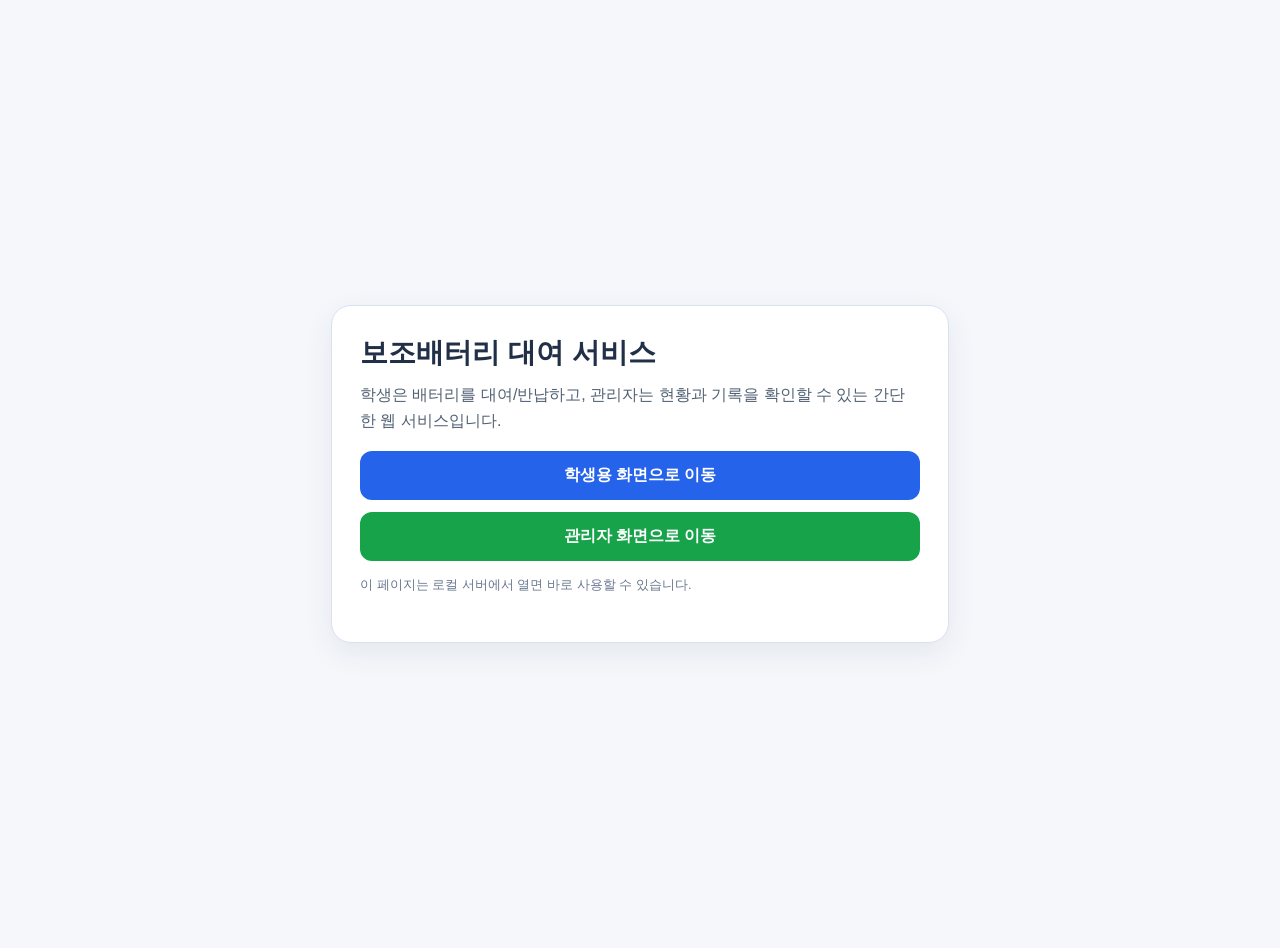
<file: index.html>
<!DOCTYPE html>
<html lang="ko">
  <head>
    <meta charset="UTF-8" />
    <meta name="viewport" content="width=device-width, initial-scale=1.0" />
    <title>보조배터리 대여 서비스</title>
    <style>
      :root {
        --bg: #f5f7fb;
        --card: #ffffff;
        --ink: #213047;
        --accent: #2563eb;
        --accent2: #16a34a;
        --border: #d7e2f1;
      }

      body {
        margin: 0;
        font-family: "Apple SD Gothic Neo", "Malgun Gothic", sans-serif;
        background: var(--bg);
        color: var(--ink);
        display: flex;
        justify-content: center;
        align-items: center;
        min-height: 100vh;
        padding: 24px;
      }

      .card {
        width: min(560px, 100%);
        background: var(--card);
        border: 1px solid var(--border);
        border-radius: 20px;
        padding: 28px;
        box-shadow: 0 10px 30px rgba(33, 48, 71, 0.08);
      }

      h1 {
        margin: 0 0 10px;
        font-size: 28px;
      }

      p {
        margin: 0 0 18px;
        color: #526173;
        line-height: 1.6;
      }

      .buttons {
        display: grid;
        gap: 12px;
      }

      .btn {
        display: block;
        text-decoration: none;
        text-align: center;
        padding: 14px 16px;
        border-radius: 12px;
        font-weight: 700;
        color: white;
      }

      .btn.student {
        background: var(--accent);
      }

      .btn.admin {
        background: var(--accent2);
      }

      .small {
        margin-top: 14px;
        font-size: 13px;
        color: #6b7890;
      }
    </style>
  </head>
  <body>
    <main class="card">
      <h1>보조배터리 대여 서비스</h1>
      <p>학생은 배터리를 대여/반납하고, 관리자는 현황과 기록을 확인할 수 있는 간단한 웹 서비스입니다.</p>
      <div class="buttons">
        <a class="btn student" href="./student.html">학생용 화면으로 이동</a>
        <a class="btn admin" href="./admin.html">관리자 화면으로 이동</a>
      </div>
      <p class="small">이 페이지는 로컬 서버에서 열면 바로 사용할 수 있습니다.</p>
    </main>
  </body>
</html>
</file>
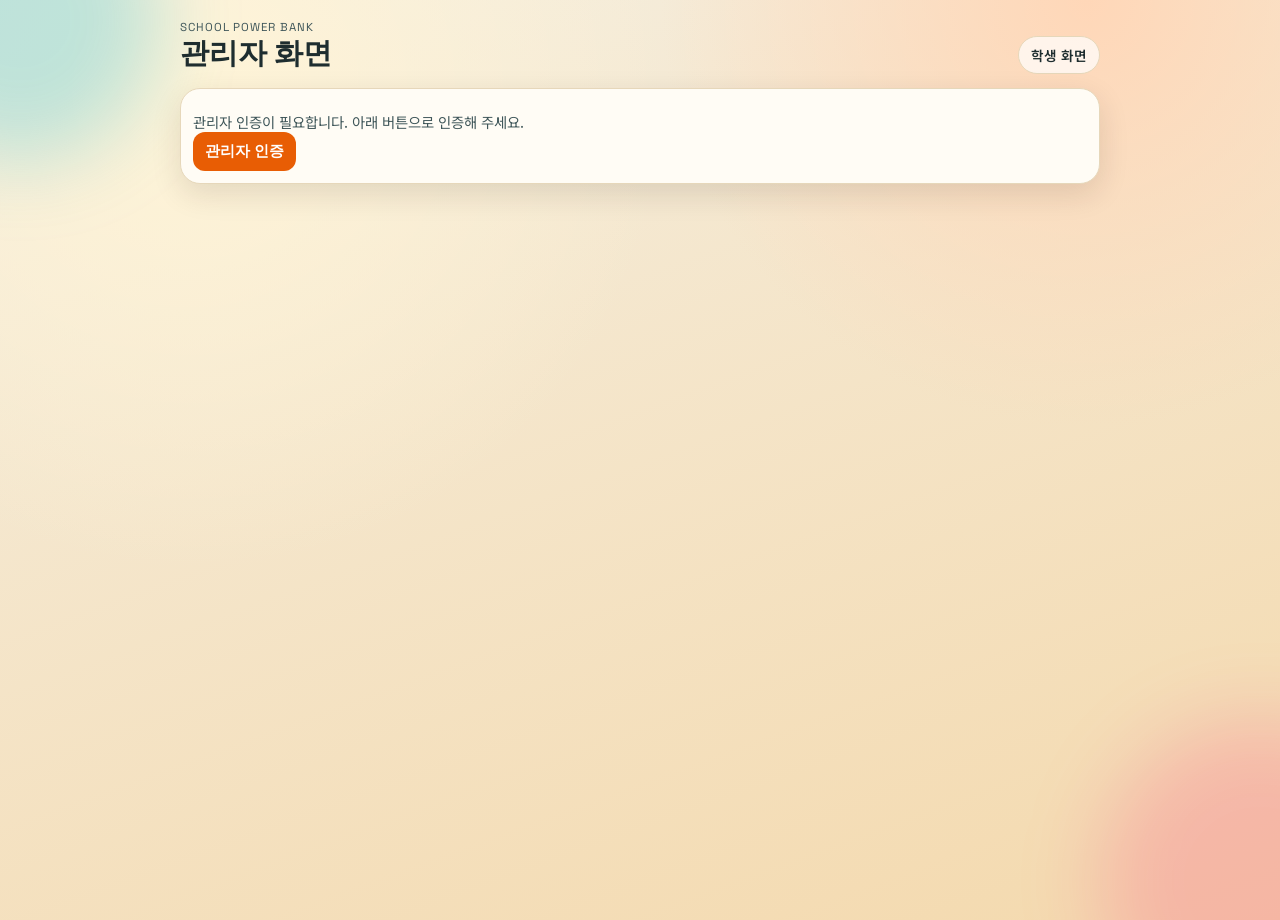
<file: admin.html>
<!doctype html>
<html lang="ko">
  <head>
    <meta charset="UTF-8" />
    <meta name="viewport" content="width=device-width, initial-scale=1.0" />
    <title>관리자 보조배터리 대여</title>
    <link rel="preconnect" href="https://fonts.googleapis.com" />
    <link rel="preconnect" href="https://fonts.gstatic.com" crossorigin />
    <link
      href="https://fonts.googleapis.com/css2?family=Space+Grotesk:wght@500;700&family=Noto+Sans+KR:wght@400;500;700&display=swap"
      rel="stylesheet"
    />
    <link rel="stylesheet" href="./styles.css" />
  </head>
  <body data-page="admin">
    <div class="bg-orb orb-a"></div>
    <div class="bg-orb orb-b"></div>

    <main class="app-shell">
      <header class="topbar">
        <div>
          <p class="eyebrow">School Power Bank</p>
          <h1>관리자 화면</h1>
        </div>
        <a class="link-chip" href="./student.html">학생 화면</a>
      </header>

      <section class="panel compact">
        <p id="admin-auth-notice" class="message">관리자 인증이 필요합니다. 아래 버튼으로 인증해 주세요.</p>
        <button id="admin-auth-open" class="btn" type="button">관리자 인증</button>
        <div data-admin-only class="hidden">
          <h2>스테이션 통계</h2>
          <div class="stat-grid" id="admin-stats"></div>
        </div>
      </section>

      <section class="panel compact" data-admin-only>
        <h2>배터리 관리</h2>
        <div class="battery-manage-controls">
          <input id="battery-add-count" type="number" min="1" max="20" value="1" />
          <button id="admin-add-battery" class="btn" type="button">배터리 추가</button>
        </div>
        <label class="checkbox-row top-gap">
          <input id="show-all-battery-history" type="checkbox" />
          전체 기록 보기
        </label>
        <div id="battery-list" class="battery-list"></div>
      </section>

      <section class="panel compact" data-admin-only>
        <h2>관리자 비밀번호 변경</h2>
        <input id="admin-password-change-input" type="password" placeholder="새 비밀번호 입력" />
        <div class="button-row compact">
          <button id="admin-password-save" class="btn" type="button">비밀번호 변경</button>
        </div>
        <p id="admin-password-message" class="message" role="status"></p>
      </section>

      <section class="panel compact" data-admin-only>
        <h2>최근 기록</h2>
        <p class="message">7일이 지난 기록은 보관 기록으로 이동하고, 90일이 지나면 자동 삭제됩니다.</p>
        <div class="button-row compact">
          <button id="toggle-recent-logs" class="btn btn-ghost" type="button">전체 기록 보기</button>
        </div>
        <ul id="admin-logs" class="history-list"></ul>
      </section>

      <section class="panel compact" data-admin-only>
        <h2>보관 기록</h2>
        <ul id="archived-logs" class="history-list hidden"></ul>
      </section>

      <section id="admin-auth-modal" class="auth-overlay hidden" aria-live="polite" aria-modal="true" role="dialog">
        <article class="auth-card">
          <h2>관리자 인증</h2>
          <p>관리자 화면 접근을 위해 비밀번호를 입력하세요.</p>
          <label>
            비밀번호
            <input id="admin-password-input" type="password" inputmode="numeric" placeholder="0000" />
          </label>
          <p id="admin-auth-message" class="message" role="status"></p>
          <div class="button-row">
            <button id="admin-auth-confirm" class="btn" type="button">확인</button>
            <button id="admin-auth-cancel" class="btn btn-ghost" type="button">취소</button>
          </div>
        </article>
      </section>
    </main>

    <script src="./app.js"></script>
  </body>
</html>
</file>
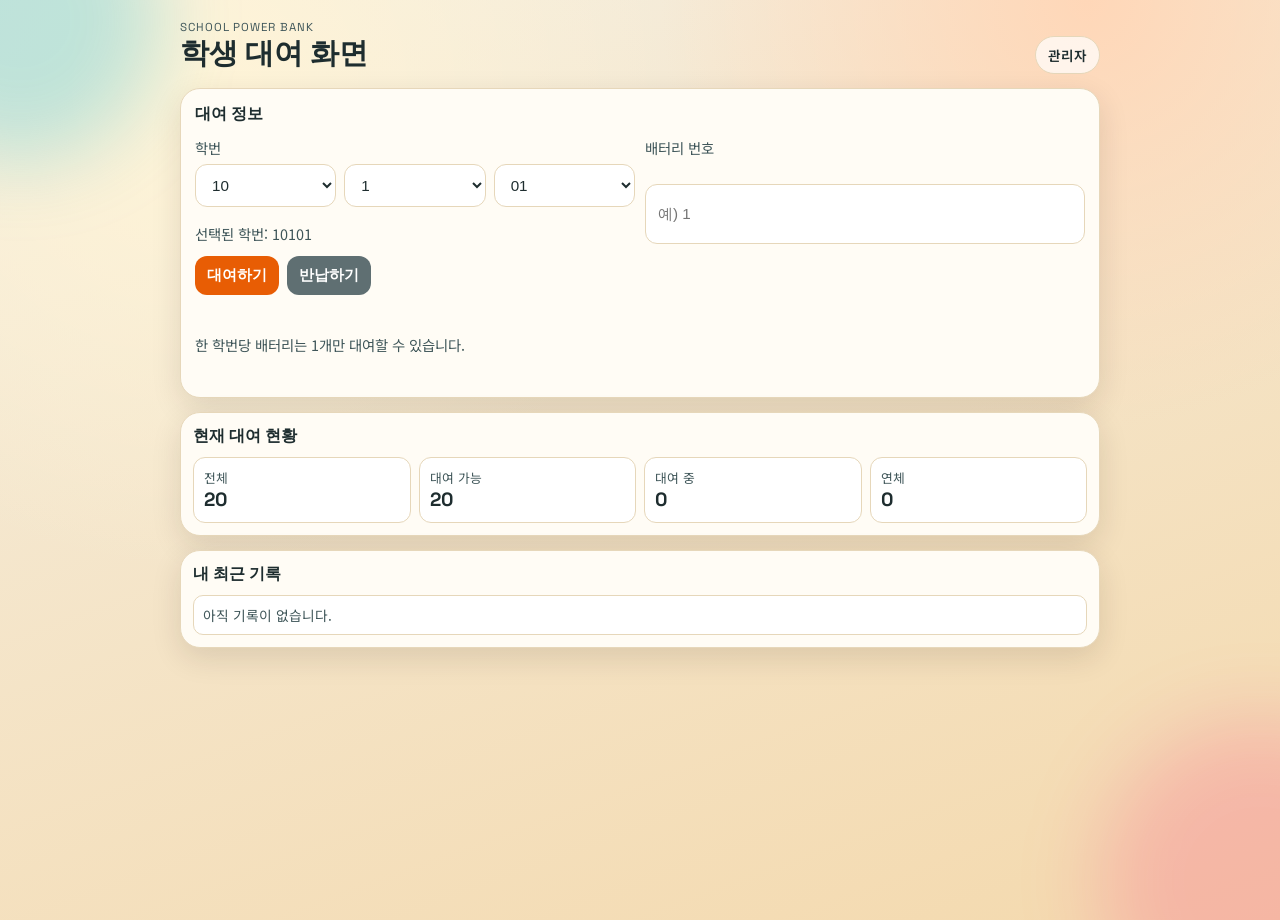
<file: student.html>
<!doctype html>
<html lang="ko">
  <head>
    <meta charset="UTF-8" />
    <meta name="viewport" content="width=device-width, initial-scale=1.0" />
    <title>학생용 보조배터리 대여</title>
    <link rel="preconnect" href="https://fonts.googleapis.com" />
    <link rel="preconnect" href="https://fonts.gstatic.com" crossorigin />
    <link
      href="https://fonts.googleapis.com/css2?family=Space+Grotesk:wght@500;700&family=Noto+Sans+KR:wght@400;500;700&display=swap"
      rel="stylesheet"
    />
    <link rel="stylesheet" href="./styles.css" />
  </head>
  <body data-page="student">
    <div class="bg-orb orb-a"></div>
    <div class="bg-orb orb-b"></div>

    <main class="app-shell">
      <header class="topbar">
        <div>
          <p class="eyebrow">School Power Bank</p>
          <h1>학생 대여 화면</h1>
        </div>
        <a class="link-chip" id="admin-link" href="./admin.html">관리자</a>
      </header>

      <section class="panel">
        <h2>대여 정보</h2>
        <div class="form-grid">
          <label>
            학번
            <div class="student-id-selects">
              <select id="student-id-prefix">
                <option value="10">10</option>
                <option value="20">20</option>
                <option value="30">30</option>
              </select>
              <select id="student-id-group">
                <option value="1">1</option>
                <option value="2">2</option>
                <option value="3">3</option>
                <option value="4">4</option>
                <option value="5">5</option>
                <option value="6">6</option>
                <option value="7">7</option>
                <option value="8">8</option>
              </select>
              <select id="student-id-tail">
                <option value="01">01</option>
                <option value="02">02</option>
                <option value="03">03</option>
                <option value="04">04</option>
                <option value="05">05</option>
                <option value="06">06</option>
                <option value="07">07</option>
                <option value="08">08</option>
                <option value="09">09</option>
                <option value="10">10</option>
                <option value="11">11</option>
                <option value="12">12</option>
                <option value="13">13</option>
                <option value="14">14</option>
                <option value="15">15</option>
                <option value="16">16</option>
                <option value="17">17</option>
                <option value="18">18</option>
                <option value="19">19</option>
                <option value="20">20</option>
                <option value="21">21</option>
                <option value="22">22</option>
                <option value="23">23</option>
                <option value="24">24</option>
                <option value="25">25</option>
                <option value="26">26</option>
                <option value="27">27</option>
                <option value="28">28</option>
                <option value="29">29</option>
                <option value="30">30</option>
              </select>
            </div>
            <p id="student-id-preview" class="message"></p>
          </label>
          <label>
            배터리 번호
            <input id="battery-code-input" type="text" inputmode="numeric" placeholder="예) 1" />
          </label>
        </div>

        <div class="button-row">
          <button id="borrow-btn" class="btn" type="button">대여하기</button>
          <button id="return-btn" class="btn btn-muted" type="button">반납하기</button>
        </div>

        <p id="borrow-due-info" class="message" role="status"></p>
        <p class="message" role="status">한 학번당 배터리는 1개만 대여할 수 있습니다.</p>
        <p id="student-message" class="message" role="status"></p>
      </section>

      <section class="panel compact">
        <h2>현재 대여 현황</h2>
        <div class="stat-grid" id="student-stats"></div>
      </section>

      <section class="panel compact">
        <h2>내 최근 기록</h2>
        <ul id="student-history" class="history-list"></ul>
      </section>

      <section id="admin-auth-modal" class="auth-overlay hidden" aria-live="polite" aria-modal="true" role="dialog">
        <article class="auth-card">
          <h2>관리자 인증</h2>
          <p>관리자 화면으로 이동하려면 비밀번호를 입력하세요.</p>
          <label>
            비밀번호
            <input id="admin-password-input" type="password" inputmode="numeric" placeholder="0000" />
          </label>
          <p id="admin-auth-message" class="message" role="status"></p>
          <div class="button-row">
            <button id="admin-auth-confirm" class="btn" type="button">확인</button>
            <button id="admin-auth-cancel" class="btn btn-ghost" type="button">취소</button>
          </div>
        </article>
      </section>
    </main>

    <script src="./app.js"></script>
  </body>
</html>
</file>
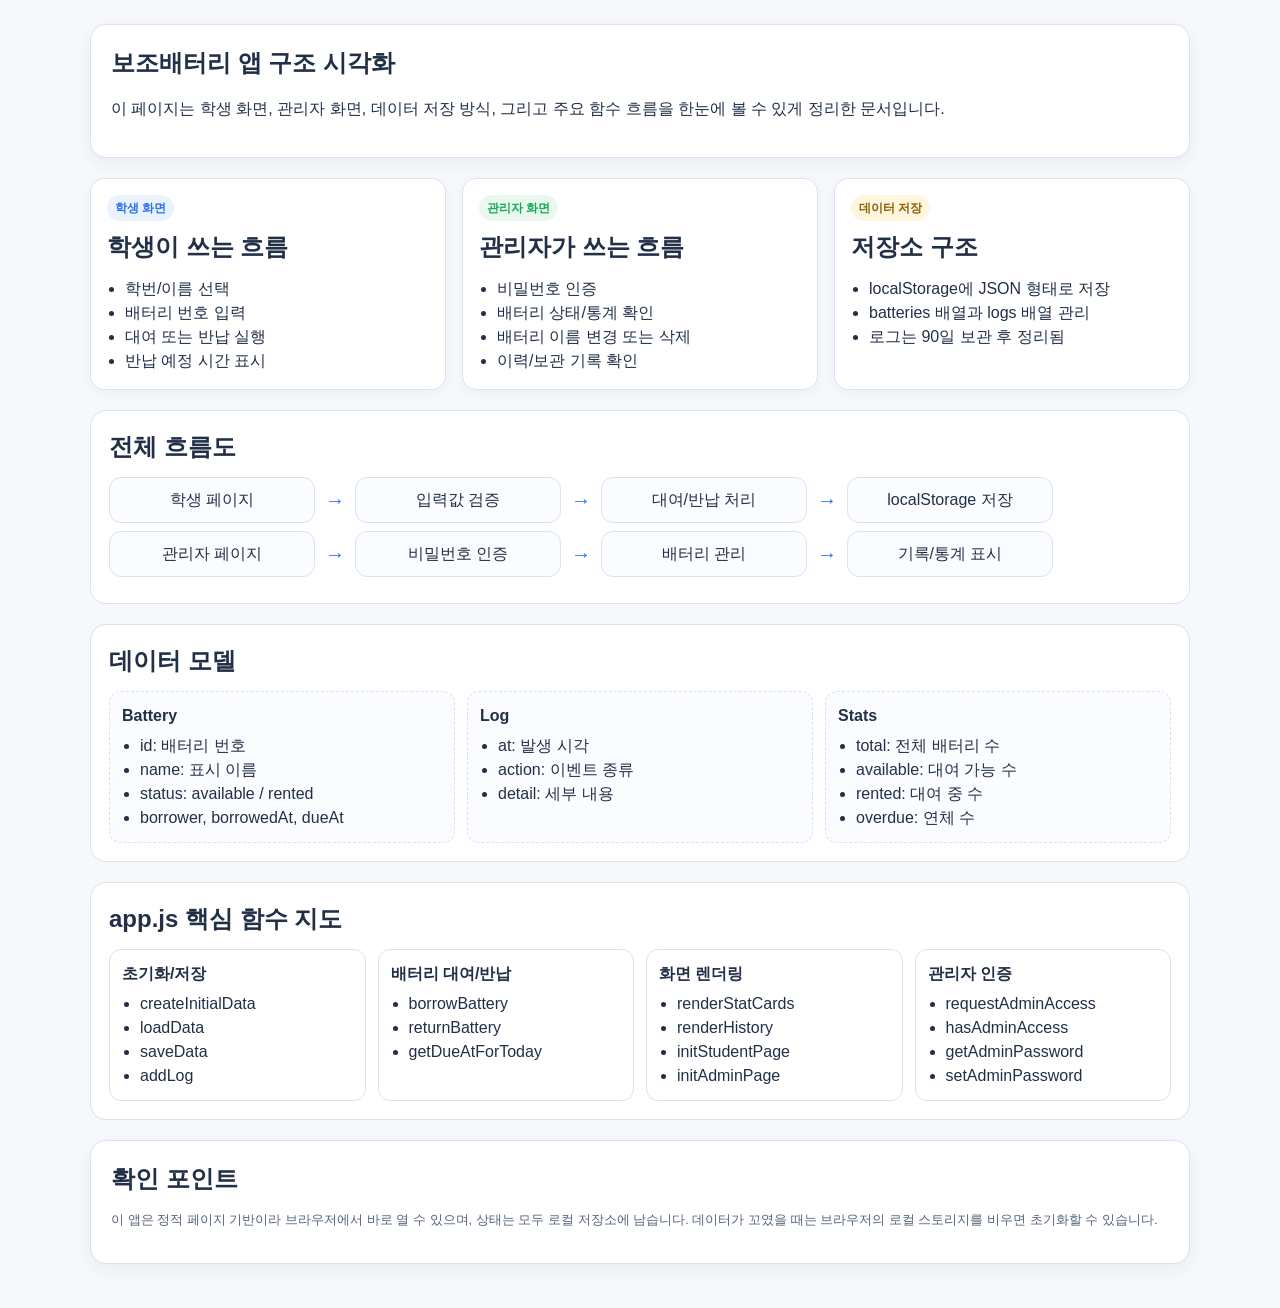
<file: visualization.html>
<!DOCTYPE html>
<html lang="ko">
  <head>
    <meta charset="UTF-8" />
    <meta name="viewport" content="width=device-width, initial-scale=1.0" />
    <title>보조배터리 앱 시각화</title>
    <style>
      :root {
        --bg: #f6f8fc;
        --card: #ffffff;
        --border: #d9e2f0;
        --ink: #213047;
        --accent: #2f6fed;
        --accent2: #18a957;
        --warn: #f59e0b;
        --danger: #e05252;
      }

      body {
        margin: 0;
        font-family: "Apple SD Gothic Neo", "Malgun Gothic", sans-serif;
        background: var(--bg);
        color: var(--ink);
        line-height: 1.5;
      }

      .page {
        max-width: 1100px;
        margin: 0 auto;
        padding: 24px;
      }

      h1, h2 {
        margin: 0 0 12px;
      }

      .intro {
        background: var(--card);
        border: 1px solid var(--border);
        border-radius: 16px;
        padding: 20px;
        margin-bottom: 20px;
        box-shadow: 0 6px 18px rgba(33, 48, 71, 0.06);
      }

      .grid {
        display: grid;
        grid-template-columns: repeat(auto-fit, minmax(260px, 1fr));
        gap: 16px;
        margin-bottom: 20px;
      }

      .card {
        background: var(--card);
        border: 1px solid var(--border);
        border-radius: 14px;
        padding: 16px;
        box-shadow: 0 4px 12px rgba(33, 48, 71, 0.04);
      }

      .badge {
        display: inline-block;
        padding: 4px 8px;
        border-radius: 999px;
        font-size: 12px;
        margin-bottom: 8px;
        font-weight: 700;
      }

      .badge.student { background: #eaf4ff; color: var(--accent); }
      .badge.admin { background: #eaf9f0; color: var(--accent2); }
      .badge.data { background: #fff6dd; color: #8b5e00; }

      .flow {
        background: var(--card);
        border: 1px solid var(--border);
        border-radius: 16px;
        padding: 18px;
        margin-bottom: 20px;
      }

      .node-row {
        display: flex;
        flex-wrap: wrap;
        align-items: center;
        gap: 10px;
        margin: 8px 0;
      }

      .node {
        border: 1px solid var(--border);
        border-radius: 12px;
        padding: 10px 12px;
        background: #fbfcff;
        min-width: 180px;
        text-align: center;
      }

      .arrow {
        color: var(--accent);
        font-size: 20px;
        font-weight: bold;
      }

      .data-model {
        display: grid;
        grid-template-columns: repeat(auto-fit, minmax(220px, 1fr));
        gap: 12px;
      }

      .data-box {
        background: #fbfcff;
        border: 1px dashed var(--border);
        border-radius: 12px;
        padding: 12px;
      }

      ul {
        margin: 6px 0 0 18px;
        padding: 0;
      }

      .small {
        font-size: 13px;
        color: #56657a;
      }

      .function-list {
        display: grid;
        grid-template-columns: repeat(auto-fit, minmax(220px, 1fr));
        gap: 12px;
      }

      .function-item {
        background: var(--card);
        border: 1px solid var(--border);
        border-radius: 12px;
        padding: 12px;
      }
    </style>
  </head>
  <body>
    <main class="page">
      <section class="intro">
        <h1>보조배터리 앱 구조 시각화</h1>
        <p>이 페이지는 학생 화면, 관리자 화면, 데이터 저장 방식, 그리고 주요 함수 흐름을 한눈에 볼 수 있게 정리한 문서입니다.</p>
      </section>

      <section class="grid">
        <article class="card">
          <span class="badge student">학생 화면</span>
          <h2>학생이 쓰는 흐름</h2>
          <ul>
            <li>학번/이름 선택</li>
            <li>배터리 번호 입력</li>
            <li>대여 또는 반납 실행</li>
            <li>반납 예정 시간 표시</li>
          </ul>
        </article>

        <article class="card">
          <span class="badge admin">관리자 화면</span>
          <h2>관리자가 쓰는 흐름</h2>
          <ul>
            <li>비밀번호 인증</li>
            <li>배터리 상태/통계 확인</li>
            <li>배터리 이름 변경 또는 삭제</li>
            <li>이력/보관 기록 확인</li>
          </ul>
        </article>

        <article class="card">
          <span class="badge data">데이터 저장</span>
          <h2>저장소 구조</h2>
          <ul>
            <li>localStorage에 JSON 형태로 저장</li>
            <li>batteries 배열과 logs 배열 관리</li>
            <li>로그는 90일 보관 후 정리됨</li>
          </ul>
        </article>
      </section>

      <section class="flow">
        <h2>전체 흐름도</h2>
        <div class="node-row">
          <div class="node">학생 페이지</div>
          <div class="arrow">→</div>
          <div class="node">입력값 검증</div>
          <div class="arrow">→</div>
          <div class="node">대여/반납 처리</div>
          <div class="arrow">→</div>
          <div class="node">localStorage 저장</div>
        </div>
        <div class="node-row">
          <div class="node">관리자 페이지</div>
          <div class="arrow">→</div>
          <div class="node">비밀번호 인증</div>
          <div class="arrow">→</div>
          <div class="node">배터리 관리</div>
          <div class="arrow">→</div>
          <div class="node">기록/통계 표시</div>
        </div>
      </section>

      <section class="flow">
        <h2>데이터 모델</h2>
        <div class="data-model">
          <div class="data-box">
            <strong>Battery</strong>
            <ul>
              <li>id: 배터리 번호</li>
              <li>name: 표시 이름</li>
              <li>status: available / rented</li>
              <li>borrower, borrowedAt, dueAt</li>
            </ul>
          </div>
          <div class="data-box">
            <strong>Log</strong>
            <ul>
              <li>at: 발생 시각</li>
              <li>action: 이벤트 종류</li>
              <li>detail: 세부 내용</li>
            </ul>
          </div>
          <div class="data-box">
            <strong>Stats</strong>
            <ul>
              <li>total: 전체 배터리 수</li>
              <li>available: 대여 가능 수</li>
              <li>rented: 대여 중 수</li>
              <li>overdue: 연체 수</li>
            </ul>
          </div>
        </div>
      </section>

      <section class="flow">
        <h2>app.js 핵심 함수 지도</h2>
        <div class="function-list">
          <div class="function-item">
            <strong>초기화/저장</strong>
            <ul>
              <li>createInitialData</li>
              <li>loadData</li>
              <li>saveData</li>
              <li>addLog</li>
            </ul>
          </div>
          <div class="function-item">
            <strong>배터리 대여/반납</strong>
            <ul>
              <li>borrowBattery</li>
              <li>returnBattery</li>
              <li>getDueAtForToday</li>
            </ul>
          </div>
          <div class="function-item">
            <strong>화면 렌더링</strong>
            <ul>
              <li>renderStatCards</li>
              <li>renderHistory</li>
              <li>initStudentPage</li>
              <li>initAdminPage</li>
            </ul>
          </div>
          <div class="function-item">
            <strong>관리자 인증</strong>
            <ul>
              <li>requestAdminAccess</li>
              <li>hasAdminAccess</li>
              <li>getAdminPassword</li>
              <li>setAdminPassword</li>
            </ul>
          </div>
        </div>
      </section>

      <section class="intro">
        <h2>확인 포인트</h2>
        <p class="small">이 앱은 정적 페이지 기반이라 브라우저에서 바로 열 수 있으며, 상태는 모두 로컬 저장소에 남습니다. 데이터가 꼬였을 때는 브라우저의 로컬 스토리지를 비우면 초기화할 수 있습니다.</p>
      </section>
    </main>
  </body>
</html>
</file>
<file: styles.css>
:root {
  --bg-1: #f5efe1;
  --bg-2: #f4d9ad;
  --ink: #1e2d2f;
  --ink-soft: #3f5659;
  --card: #fffcf5;
  --line: #e6d7ba;
  --primary: #e85d04;
  --primary-ink: #ffffff;
  --accent: #0f9ec6;
  --ok: #2a9d8f;
  --warn: #b5179e;
  --danger: #b00020;
  --shadow: 0 10px 30px rgba(38, 28, 14, 0.12);
}

* {
  box-sizing: border-box;
}

body {
  margin: 0;
  min-height: 100vh;
  font-family: "Noto Sans KR", sans-serif;
  color: var(--ink);
  background: radial-gradient(circle at 15% 10%, #fff4d7 0%, transparent 35%),
    radial-gradient(circle at 85% 0%, #ffd7b8 0%, transparent 30%),
    linear-gradient(160deg, var(--bg-1), var(--bg-2));
  overflow-x: hidden;
}

.bg-orb {
  position: fixed;
  border-radius: 999px;
  filter: blur(40px);
  z-index: 0;
  pointer-events: none;
}

.orb-a {
  width: 280px;
  height: 280px;
  background: rgba(0, 180, 216, 0.24);
  top: -120px;
  left: -120px;
}

.orb-b {
  width: 320px;
  height: 320px;
  background: rgba(255, 0, 110, 0.16);
  right: -140px;
  bottom: -140px;
}

.app-shell {
  position: relative;
  z-index: 1;
  width: min(920px, 100% - 20px);
  margin: 14px auto 24px;
  display: grid;
  gap: 12px;
}

.topbar {
  display: flex;
  justify-content: space-between;
  align-items: end;
  gap: 10px;
}

.eyebrow {
  margin: 0;
  font-family: "Space Grotesk", sans-serif;
  text-transform: uppercase;
  letter-spacing: 0.08em;
  font-size: 0.72rem;
  color: var(--ink-soft);
}

h1,
h2 {
  margin: 0;
  font-family: "Space Grotesk", sans-serif;
}

h1 {
  font-size: 1.4rem;
}

h2 {
  font-size: 1rem;
}

.link-chip {
  border: 1px solid var(--line);
  background: rgba(255, 255, 255, 0.7);
  color: var(--ink);
  text-decoration: none;
  border-radius: 999px;
  padding: 8px 12px;
  font-size: 0.85rem;
  font-weight: 600;
}

.panel {
  background: var(--card);
  border: 1px solid var(--line);
  border-radius: 20px;
  padding: 14px;
  box-shadow: var(--shadow);
  animation: slide-up 500ms ease both;
}

.panel.compact {
  padding: 12px;
}

.form-grid {
  display: grid;
  gap: 10px;
  margin-top: 12px;
}

label {
  display: grid;
  gap: 6px;
  color: var(--ink-soft);
  font-size: 0.9rem;
}

input,
select {
  width: 100%;
  border-radius: 12px;
  border: 1px solid var(--line);
  background: #fff;
  color: var(--ink);
  font-size: 0.95rem;
  padding: 11px 12px;
  outline: none;
}

input:focus,
select:focus {
  border-color: var(--primary);
  box-shadow: 0 0 0 3px rgba(232, 93, 4, 0.15);
}

.button-row {
  margin-top: 12px;
  display: flex;
  flex-wrap: wrap;
  gap: 8px;
}

.button-row.compact {
  margin-top: 8px;
}

.button-row .btn {
  flex: 0 0 auto;
}

.btn {
  border: none;
  border-radius: 12px;
  background: var(--primary);
  color: var(--primary-ink);
  font-weight: 700;
  font-size: 0.92rem;
  padding: 10px 12px;
}

.btn-secondary {
  background: #0f9ec6;
}

.btn-muted {
  background: #5f6f72;
}

.btn:disabled,
.btn.is-disabled {
  cursor: not-allowed;
  opacity: 0.7;
  filter: grayscale(0.15);
}

.btn-danger {
  background: var(--danger);
}

.btn-ghost {
  background: transparent;
  color: var(--ink);
  border: 1px solid var(--line);
}

.message {
  margin: 10px 0 0;
  min-height: 1.3em;
  color: var(--ink-soft);
  font-size: 0.9rem;
}

.hidden {
  display: none;
}

.student-id-selects {
  display: grid;
  gap: 8px;
  grid-template-columns: repeat(3, minmax(0, 1fr));
}

.checkbox-row {
  display: inline-flex;
  align-items: center;
  gap: 6px;
  font-size: 0.86rem;
  color: var(--ink-soft);
}

.checkbox-row.top-gap {
  margin-top: 10px;
}

.battery-manage-controls {
  display: flex;
  gap: 8px;
  align-items: center;
  margin-top: 10px;
}

.battery-manage-controls input {
  max-width: 110px;
}

#toggle-archive-logs {
  margin-top: 8px;
}

.stat-grid {
  margin-top: 10px;
  display: grid;
  grid-template-columns: repeat(2, minmax(0, 1fr));
  gap: 8px;
}

.stat-card {
  border: 1px solid var(--line);
  border-radius: 12px;
  padding: 10px;
  background: #fff;
}

.stat-card p {
  margin: 0;
}

.stat-label {
  color: var(--ink-soft);
  font-size: 0.8rem;
}

.stat-value {
  font-family: "Space Grotesk", sans-serif;
  font-size: 1.2rem;
  font-weight: 700;
  margin-top: 4px;
}

.battery-list {
  margin-top: 10px;
  display: grid;
  gap: 8px;
}

.battery-item {
  border: 1px solid var(--line);
  border-radius: 12px;
  padding: 10px;
  background: #fff;
}

.battery-main {
  display: grid;
  gap: 8px;
}

.battery-state-summary {
  margin: 0;
  color: var(--ink-soft);
  font-size: 0.82rem;
}

.battery-head {
  display: flex;
  justify-content: space-between;
  align-items: center;
  gap: 8px;
}

.battery-controls {
  display: grid;
  gap: 8px;
}

.battery-history-block {
  margin-top: 2px;
  padding: 8px;
  border-radius: 10px;
  background: #fcf7ea;
  border: 1px solid var(--line);
}

.history-caption {
  margin: 0 0 6px;
  font-size: 0.78rem;
  font-weight: 700;
  color: var(--ink-soft);
}

.battery-history-list {
  list-style: none;
  margin: 0;
  padding: 0;
  display: grid;
  gap: 6px;
}

.battery-history-list li {
  border: 1px solid var(--line);
  border-radius: 8px;
  padding: 6px 7px;
  background: #fff;
  font-size: 0.8rem;
  color: var(--ink-soft);
}

.badge {
  border-radius: 999px;
  padding: 4px 8px;
  font-size: 0.75rem;
  font-weight: 700;
}

.badge.available {
  background: rgba(42, 157, 143, 0.14);
  color: #17695f;
}

.badge.rented {
  background: rgba(181, 23, 158, 0.13);
  color: #78106a;
}

.history-list {
  list-style: none;
  margin: 10px 0 0;
  padding: 0;
  display: grid;
  gap: 8px;
}

.history-list li {
  border: 1px solid var(--line);
  border-radius: 10px;
  padding: 9px;
  background: #fff;
  font-size: 0.86rem;
  color: var(--ink-soft);
}

.auth-overlay {
  position: fixed;
  inset: 0;
  z-index: 20;
  display: grid;
  place-items: center;
  padding: 16px;
  background: rgba(16, 18, 19, 0.45);
}

.auth-overlay.hidden {
  display: none;
}

.auth-card {
  width: min(420px, 100%);
  border-radius: 18px;
  border: 1px solid var(--line);
  background: #fff;
  padding: 16px;
  box-shadow: var(--shadow);
}

.auth-card p {
  margin: 8px 0;
  color: var(--ink-soft);
}

@keyframes slide-up {
  from {
    opacity: 0;
    transform: translateY(10px);
  }

  to {
    opacity: 1;
    transform: translateY(0);
  }
}

@media (min-width: 760px) {
  .app-shell {
    width: min(920px, 100% - 28px);
    margin-top: 20px;
    gap: 14px;
  }

  h1 {
    font-size: 1.8rem;
  }

  .form-grid {
    grid-template-columns: repeat(2, minmax(0, 1fr));
  }

  .stat-grid {
    grid-template-columns: repeat(4, minmax(0, 1fr));
  }
}
</file>
